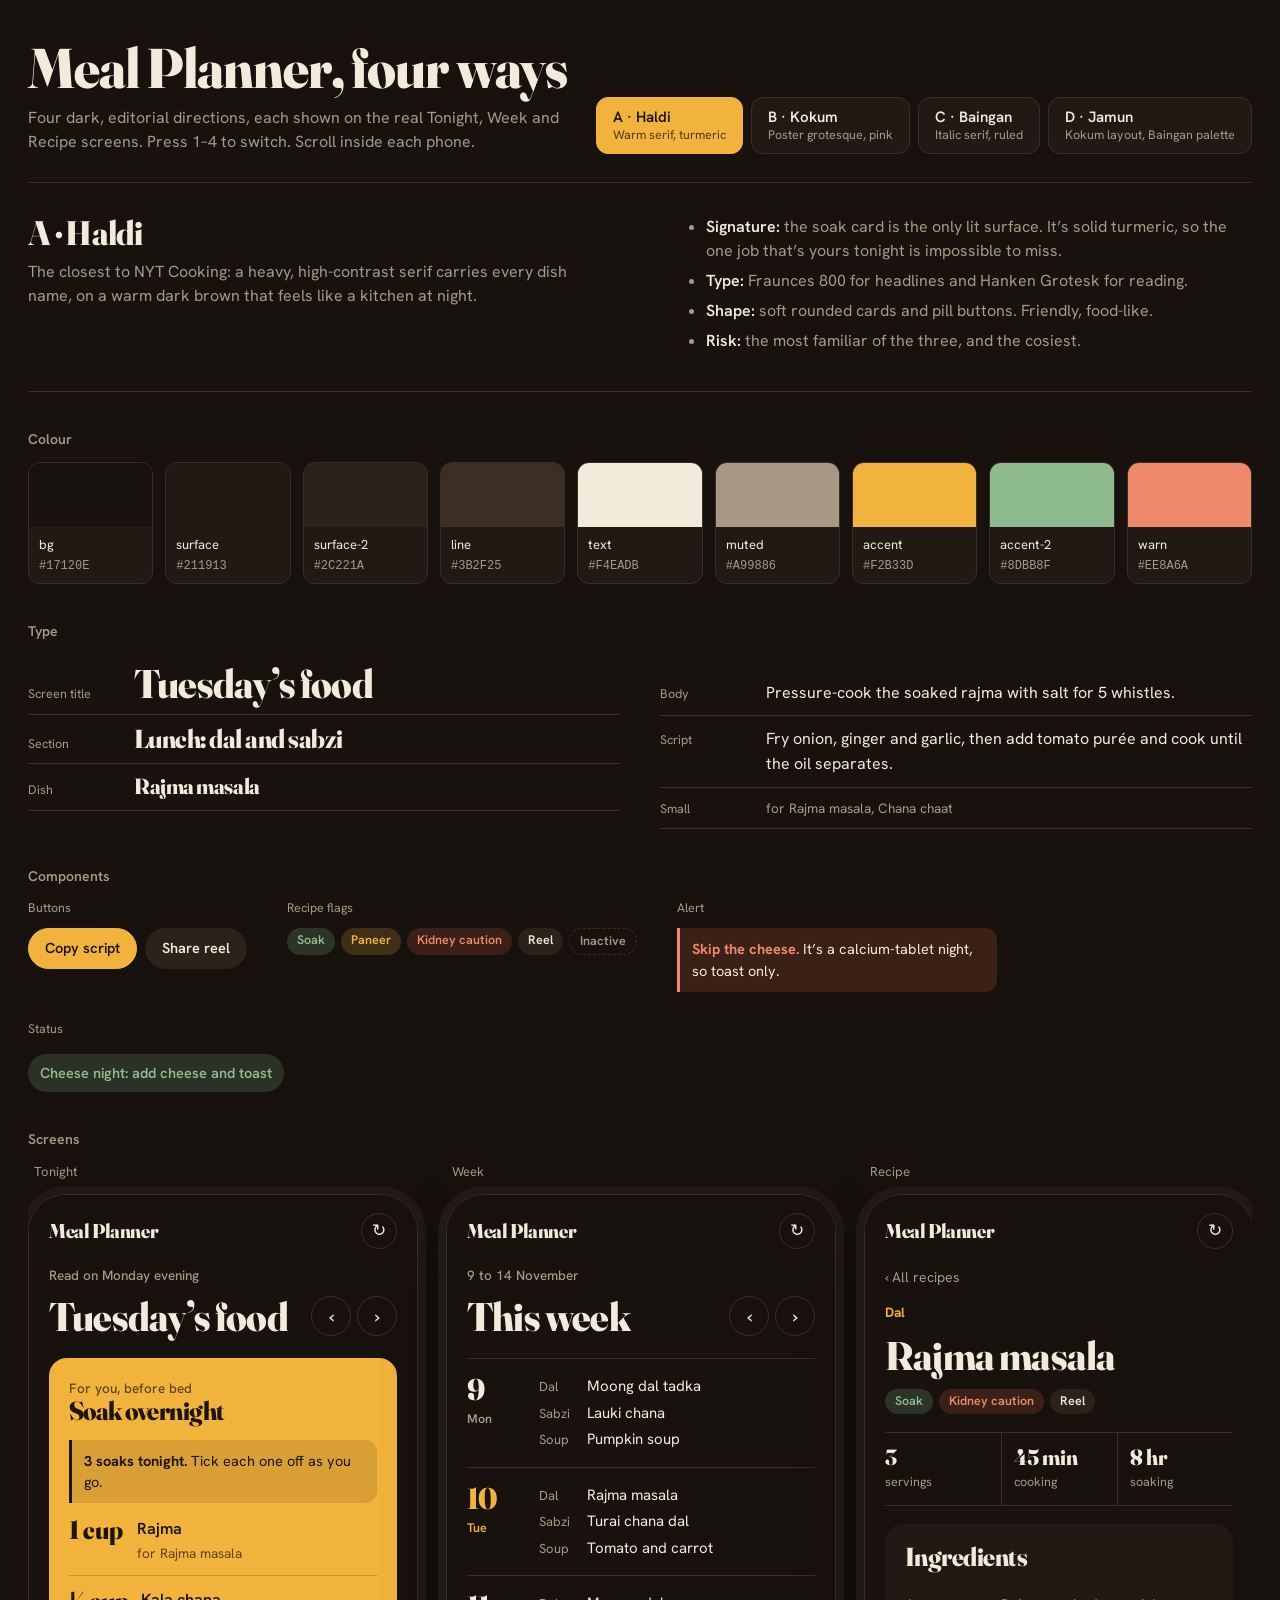
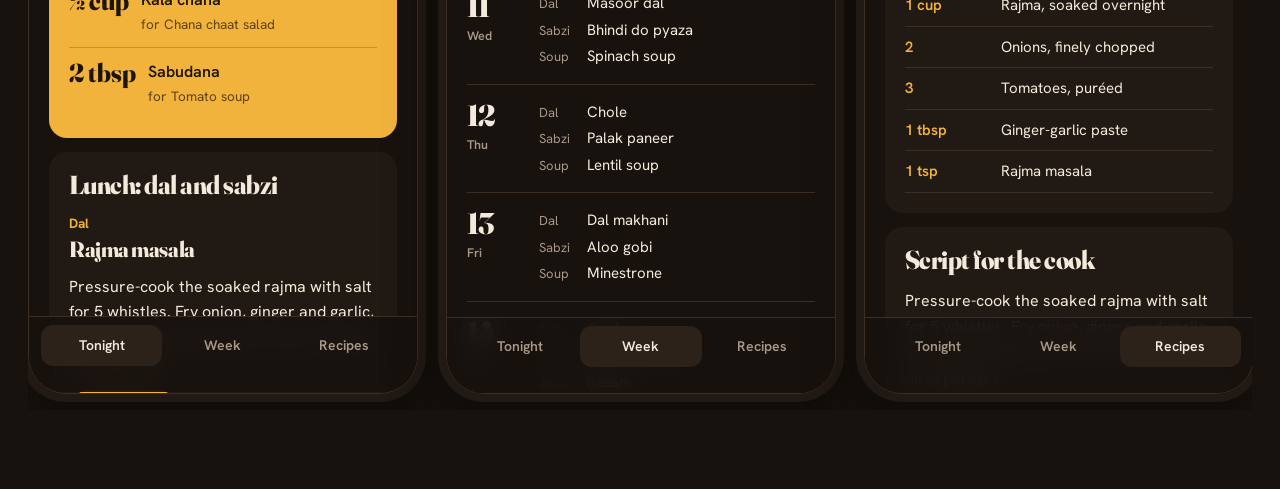
<file: design/design-system.html>
<!doctype html>
<html lang="en" data-theme="haldi">
<head>
<meta charset="utf-8">
<meta name="viewport" content="width=device-width, initial-scale=1">
<title>Meal Planner · design directions</title>
<link rel="preconnect" href="https://fonts.googleapis.com">
<link rel="preconnect" href="https://fonts.gstatic.com" crossorigin>
<link rel="stylesheet" href="https://fonts.googleapis.com/css2?family=Fraunces:opsz,wght@9..144,400..900&family=Hanken+Grotesk:wght@400;500;600;700&family=Bricolage+Grotesque:opsz,wdth,wght@12..96,75..100,300..800&family=Instrument+Serif:ital@0;1&family=Newsreader:ital,opsz,wght@0,6..72,400..700;1,6..72,400..700&family=IBM+Plex+Sans:wght@400;500;600&display=swap">
<style>
/* ===================================================================
   TOKENS — one block per direction. Everything below reads only these.
   =================================================================== */
:root {
  --space-1: 4px; --space-2: 8px; --space-3: 12px; --space-4: 16px;
  --space-5: 24px; --space-6: 32px; --space-7: 48px;
}

/* A — Haldi: warm, serif-led, recipe-notebook-meets-magazine */
[data-theme="haldi"] {
  --bg: #17120E; --surface: #211913; --surface-2: #2C221A; --line: #3B2F25;
  --text: #F4EADB; --muted: #A99886; --accent: #F2B33D; --accent-ink: #1C1406;
  --accent-2: #8DBB8F; --warn: #EE8A6A; --warn-bg: #3A2016;
  --font-display: "Fraunces", Georgia, serif; --display-weight: 800; --display-style: normal;
  --display-settings: "opsz" 144; --display-tracking: -0.02em;
  --font-body: "Hanken Grotesk", system-ui, sans-serif;
  --radius-lg: 18px; --radius-md: 12px; --radius-sm: 999px;
  --h1: 40px; --h2: 26px; --h3: 22px; --body: 16px; --small: 13.5px;
}

/* B — Kokum: poster grotesque, full-bleed bands, loud and graphic */
[data-theme="kokum"] {
  --bg: #0E1A16; --surface: #152520; --surface-2: #1D312A; --line: #2A433A;
  --text: #EEF2E8; --muted: #93A89D; --accent: #F7739F; --accent-ink: #2B0815;
  --accent-2: #E8D27C; --warn: #FFB65C; --warn-bg: #3A2A12;
  --font-display: "Bricolage Grotesque", system-ui, sans-serif; --display-weight: 800; --display-style: normal;
  --display-settings: "wdth" 75, "opsz" 96; --display-tracking: -0.035em;
  --font-body: "Bricolage Grotesque", system-ui, sans-serif;
  --radius-lg: 4px; --radius-md: 4px; --radius-sm: 4px;
  --h1: 60px; --h2: 30px; --h3: 22px; --body: 16px; --small: 13.5px;
  --band-ink: #1E1A08; --band-muted: #4A4220;
}

/* D — Jamun: Kokum's bands and scale, Baingan's palette, Newsreader for legibility */
[data-theme="jamun"] {
  --bg: #1F1E22; --surface: #27262B; --surface-2: #312F36; --line: #45424B;
  --text: #F2EFEA; --muted: #A29EA8; --accent: #B9A6FF; --accent-ink: #1B1433;
  --accent-2: #9FD8C3; --warn: #F2A65A; --warn-bg: #3A2C1C;
  --band-ink: #0F2A22; --band-muted: #2F5548;
  --font-display: "Newsreader", Georgia, serif; --display-weight: 650; --display-style: normal;
  --display-settings: "opsz" 72; --display-tracking: -0.025em;
  --font-body: "IBM Plex Sans", system-ui, sans-serif;
  --radius-lg: 4px; --radius-md: 4px; --radius-sm: 4px;
  --h1: 54px; --h2: 30px; --h3: 24px; --body: 16px; --small: 13.5px;
}
[data-theme="jamun"] h1.screen-title { line-height: .95; font-weight: 700; }
[data-theme="jamun"] .dish-title { font-weight: 600; }

/* C — Baingan: quiet graphite, italic serif headlines, ruled not boxed */
[data-theme="baingan"] {
  --bg: #1F1E22; --surface: #27262B; --surface-2: #312F36; --line: #45424B;
  --text: #F2EFEA; --muted: #A29EA8; --accent: #B9A6FF; --accent-ink: #1B1433;
  --accent-2: #9FD8C3; --warn: #F2A65A; --warn-bg: #3A2C1C;
  --font-display: "Instrument Serif", Georgia, serif; --display-weight: 400; --display-style: italic;
  --display-settings: normal; --display-tracking: -0.01em;
  --font-body: "IBM Plex Sans", system-ui, sans-serif;
  --radius-lg: 0px; --radius-md: 10px; --radius-sm: 8px;
  --h1: 46px; --h2: 32px; --h3: 25px; --body: 16px; --small: 13.5px;
}

/* ===================================================================
   PAGE CHROME (the board itself)
   =================================================================== */
* { box-sizing: border-box; }
html, body { margin: 0; }
body {
  background: var(--bg); color: var(--text);
  font: 400 var(--body)/1.5 var(--font-body);
  transition: background .3s, color .3s;
}
:focus-visible { outline: 2px solid var(--accent); outline-offset: 2px; }
@media (prefers-reduced-motion: reduce) { * { transition: none !important; } }

.board { max-width: 1320px; margin: 0 auto; padding: 40px 28px 80px; }
.board-head { display: grid; grid-template-columns: 1fr auto; gap: 24px; align-items: end; border-bottom: 1px solid var(--line); padding-bottom: 28px; }
.board-head h1 { margin: 0; font: var(--display-style) var(--display-weight) 56px/1 var(--font-display); font-variation-settings: var(--display-settings); letter-spacing: var(--display-tracking); }
.board-head p { margin: 10px 0 0; color: var(--muted); max-width: 60ch; }

.switch { display: flex; gap: 8px; flex-wrap: wrap; }
.switch button {
  font: 600 15px/1 var(--font-body); color: var(--text); background: var(--surface);
  border: 1px solid var(--line); padding: 12px 16px; border-radius: var(--radius-md); cursor: pointer;
  text-align: left;
}
.switch button small { display: block; font-weight: 400; color: var(--muted); margin-top: 4px; font-size: 12.5px; }
.switch button[aria-pressed="true"] { background: var(--accent); color: var(--accent-ink); border-color: var(--accent); }
.switch button[aria-pressed="true"] small { color: var(--accent-ink); opacity: .75; }

.rationale { display: grid; grid-template-columns: 1.1fr 1fr; gap: 40px; padding: 32px 0; border-bottom: 1px solid var(--line); }
.rationale h2 { margin: 0 0 8px; font: var(--display-style) var(--display-weight) 34px/1.1 var(--font-display); font-variation-settings: var(--display-settings); letter-spacing: var(--display-tracking); }
.rationale p { margin: 0 0 10px; color: var(--muted); max-width: 62ch; }
.rationale ul { margin: 0; padding-left: 18px; color: var(--muted); }
.rationale li { margin-bottom: 6px; }
.rationale li b { color: var(--text); font-weight: 600; }

.section-title { font: 600 14px/1 var(--font-body); color: var(--muted); margin: 40px 0 16px; }

.swatches { display: grid; grid-template-columns: repeat(auto-fill, minmax(118px, 1fr)); gap: 12px; }
.swatch { border: 1px solid var(--line); border-radius: var(--radius-md); overflow: hidden; background: var(--surface); }
.swatch i { display: block; height: 64px; }
.swatch div { padding: 8px 10px; font-size: 13px; }
.swatch code { color: var(--muted); font-size: 12px; }

.specimen { display: grid; grid-template-columns: 1fr 1fr; gap: 12px 40px; align-items: baseline; }
.spec-row { display: grid; grid-template-columns: 90px 1fr; gap: 16px; align-items: baseline; border-bottom: 1px solid var(--line); padding: 10px 0; }
.spec-row > span:first-child { color: var(--muted); font-size: 12.5px; }

.kit { display: flex; flex-wrap: wrap; gap: 28px 40px; align-items: flex-start; }
.kit > div { display: flex; flex-direction: column; gap: 10px; }
.kit-label { color: var(--muted); font-size: 12.5px; }

.screens { display: flex; gap: 28px; overflow-x: auto; padding-bottom: 16px; }
.screens > div { flex: 0 0 390px; }

/* ===================================================================
   PHONE + APP COMPONENTS  (this part becomes styles.css)
   =================================================================== */
.phone {
  width: 390px; height: 800px; overflow-y: auto; position: relative;
  background: var(--bg); border: 1px solid var(--line); border-radius: 38px;
  box-shadow: 0 0 0 8px var(--surface), 0 30px 60px rgba(0,0,0,.45);
  scrollbar-width: none;
}
.phone::-webkit-scrollbar { display: none; }
.phone-cap { color: var(--muted); font-size: 13px; margin: 0 0 12px 6px; }

.topbar { position: sticky; top: 0; z-index: 2; display: flex; justify-content: space-between; align-items: center; padding: 18px 20px 12px; background: var(--bg); }
.brand { font: var(--display-style) var(--display-weight) 20px/1 var(--font-display); font-variation-settings: var(--display-settings); letter-spacing: var(--display-tracking); color: var(--text); text-decoration: none; }
.icon-btn { width: 36px; height: 36px; border-radius: 50%; border: 1px solid var(--line); background: transparent; color: var(--text); font-size: 17px; }

.view { padding: 4px 20px 110px; }

h1.screen-title, .dish-title, .sec h2 {
  font-family: var(--font-display); font-weight: var(--display-weight); font-style: var(--display-style);
  font-variation-settings: var(--display-settings); letter-spacing: var(--display-tracking);
}
h1.screen-title { font-size: var(--h1); line-height: .98; margin: 14px 0 0; }
.kicker + h1.screen-title { margin-top: 12px; }
.kicker + h2 { margin-top: 8px; }
.sec h2 { font-size: var(--h2); line-height: 1.05; margin: 0 0 14px; }
.dish-title { font-size: var(--h3); line-height: 1.1; margin: 0; }
.dish-title a { color: inherit; text-decoration: none; }

.kicker { font-size: var(--small); color: var(--muted); font-weight: 500; }
.role { font-size: var(--small); font-weight: 700; color: var(--accent); margin-bottom: 4px; }
.muted { color: var(--muted); }
.small { font-size: var(--small); }

.day-nav { display: grid; grid-template-columns: 1fr auto; align-items: end; gap: 12px; margin-bottom: 22px; }
.day-arrows { display: flex; gap: 6px; }
.arrow { width: 40px; height: 40px; display: grid; place-items: center; border-radius: 50%; border: 1px solid var(--line); color: var(--text); text-decoration: none; font-size: 20px; }

.sec { margin-bottom: 14px; }
.dish + .dish { margin-top: 22px; padding-top: 22px; border-top: 1px solid var(--line); }

.script { margin-top: 12px; }
.script-text { margin: 0; font-size: 16px; line-height: 1.6; max-width: 60ch; }

.btn-row { display: flex; gap: 8px; flex-wrap: wrap; margin-top: 14px; }
.btn {
  font: 600 14.5px/1 var(--font-body); padding: 12px 16px; border-radius: var(--radius-sm);
  background: var(--accent); color: var(--accent-ink); border: 1px solid var(--accent); text-decoration: none; cursor: pointer;
}
.btn.ghost { background: transparent; color: var(--text); border-color: var(--line); }
.btn.quiet { background: var(--surface-2); color: var(--text); border-color: var(--surface-2); }

.chips { display: flex; gap: 6px; flex-wrap: wrap; }
.chip { font: 600 12.5px/1 var(--font-body); padding: 6px 10px; border-radius: var(--radius-sm); background: var(--surface-2); color: var(--text); }
.chip.soak { background: color-mix(in srgb, var(--accent-2) 20%, transparent); color: var(--accent-2); }
.chip.dairy { background: color-mix(in srgb, var(--accent) 18%, transparent); color: var(--accent); }
.chip.warn { background: var(--warn-bg); color: var(--warn); }
.chip.off { background: transparent; color: var(--muted); border: 1px dashed var(--line); }

.alert { border-left: 3px solid var(--warn); background: var(--warn-bg); color: var(--text); padding: 10px 12px; border-radius: 0 var(--radius-md) var(--radius-md) 0; font-size: 14.5px; margin: 0 0 14px; }
.alert b { color: var(--warn); }
.pill { display: inline-block; padding: 8px 12px; border-radius: var(--radius-sm); background: var(--surface-2); font-size: 14.5px; margin: 6px 0 0; }
.pill.yes { background: color-mix(in srgb, var(--accent-2) 18%, transparent); color: var(--accent-2); font-weight: 600; }

.soak-list { list-style: none; padding: 0; margin: 0; }
.soak-list li { display: grid; grid-template-columns: auto 1fr; gap: 2px 12px; padding: 12px 0; border-top: 1px solid var(--line); }
.soak-list li:first-child { border-top: 0; padding-top: 0; }
.soak-qty { font: var(--display-style) var(--display-weight) 26px/1 var(--font-display); font-variation-settings: var(--display-settings); color: var(--accent); grid-row: span 2; min-width: 56px; }
.soak-list .what { font-weight: 600; }

details { margin-top: 10px; }
summary { cursor: pointer; color: var(--muted); font-size: 14px; }
.line-item + .line-item { margin-top: 16px; padding-top: 16px; border-top: 1px solid var(--line); }

.tabbar {
  position: sticky; bottom: 0; display: grid; grid-template-columns: repeat(3, 1fr);
  background: color-mix(in srgb, var(--bg) 88%, transparent); backdrop-filter: blur(12px);
  border-top: 1px solid var(--line); padding: 8px 12px 26px; margin-top: -90px;
}
.tabbar a { text-align: center; padding: 10px 0; color: var(--muted); text-decoration: none; font-weight: 600; font-size: 14px; border-radius: var(--radius-md); }
.tabbar a.on { color: var(--text); background: var(--surface-2); }

/* Week */
.week-day { display: grid; grid-template-columns: 58px 1fr; gap: 14px; padding: 16px 0; border-top: 1px solid var(--line); }
.week-day .d { font: var(--display-style) var(--display-weight) 30px/1 var(--font-display); font-variation-settings: var(--display-settings); letter-spacing: var(--display-tracking); }
.week-day .dn { display: block; font: 600 12.5px/1 var(--font-body); color: var(--muted); margin-top: 6px; font-style: normal; }
.week-day .meals { display: grid; gap: 4px; font-size: 15px; }
.week-day .meals > div { display: grid; grid-template-columns: 48px 1fr; align-items: baseline; }
.week-day .meals span { color: var(--muted); font-size: 13px; }
.week-day.today .d { color: var(--accent); }
.week-day.today .dn { color: var(--accent); }

/* Recipe */
.back { color: var(--muted); text-decoration: none; font-size: 14px; display: inline-block; margin-bottom: 14px; }
.facts { display: grid; grid-template-columns: repeat(3, 1fr); border-top: 1px solid var(--line); border-bottom: 1px solid var(--line); margin: 18px 0; }
.facts div { padding: 12px 0; }
.facts div + div { border-left: 1px solid var(--line); padding-left: 12px; }
.facts b { display: block; font: var(--display-style) var(--display-weight) 22px/1.1 var(--font-display); font-variation-settings: var(--display-settings); }
.facts span { color: var(--muted); font-size: 12.5px; }
.ing { list-style: none; padding: 0; margin: 0; }
.ing li { display: grid; grid-template-columns: 84px 1fr; gap: 12px; padding: 9px 0; border-bottom: 1px solid var(--line); font-size: 15px; }
.ing li b { font-weight: 600; color: var(--accent); }
.search { width: 100%; padding: 13px 14px; border-radius: var(--radius-md); background: var(--surface); border: 1px solid var(--line); color: var(--text); font: inherit; margin-bottom: 16px; }

/* ---------- Direction-specific structure ---------- */

/* Haldi: sections are warm cards; the soak card is the one lit-up surface */
[data-theme="haldi"] .sec { background: var(--surface); border-radius: var(--radius-lg); padding: 20px; }
[data-theme="haldi"] .sec.for-you { background: var(--accent); color: var(--accent-ink); }
[data-theme="haldi"] .sec.for-you .kicker, [data-theme="haldi"] .sec.for-you .muted { color: color-mix(in srgb, var(--accent-ink) 70%, transparent); }
[data-theme="haldi"] .sec.for-you .soak-qty { color: var(--accent-ink); }
[data-theme="haldi"] .sec.for-you .soak-list li { border-color: color-mix(in srgb, var(--accent-ink) 20%, transparent); }
[data-theme="haldi"] .sec.for-you .alert { background: color-mix(in srgb, var(--accent-ink) 12%, transparent); border-color: var(--accent-ink); color: var(--accent-ink); }
[data-theme="haldi"] .sec.for-you .alert b { color: var(--accent-ink); }

/* Kokum: full-bleed bands, oversized condensed headlines, thick pink rule */
:is([data-theme="kokum"], [data-theme="jamun"]) .view { padding-left: 0; padding-right: 0; }
:is([data-theme="kokum"], [data-theme="jamun"]) .view > * { padding-left: 20px; padding-right: 20px; }
:is([data-theme="kokum"], [data-theme="jamun"]) .sec { padding-top: 22px; padding-bottom: 24px; margin: 0; border-top: 6px solid var(--accent); }
:is([data-theme="kokum"], [data-theme="jamun"]) .sec + .sec { border-top-width: 1px; border-top-color: var(--line); }
:is([data-theme="kokum"], [data-theme="jamun"]) .sec.for-you { background: var(--accent-2); color: var(--band-ink); border-top: 0; }
:is([data-theme="kokum"], [data-theme="jamun"]) .sec.for-you .kicker, :is([data-theme="kokum"], [data-theme="jamun"]) .sec.for-you .muted { color: var(--band-muted); }
:is([data-theme="kokum"], [data-theme="jamun"]) .sec.for-you .soak-qty { color: var(--band-ink); }
:is([data-theme="kokum"], [data-theme="jamun"]) .sec.for-you .soak-list li { border-color: var(--band-ink)33; }
:is([data-theme="kokum"], [data-theme="jamun"]) .sec.for-you .alert { background: color-mix(in srgb, var(--band-ink) 8%, transparent); color: var(--band-ink); border-color: var(--band-ink); }
:is([data-theme="kokum"], [data-theme="jamun"]) .sec.for-you .alert b { color: var(--band-ink); }
:is([data-theme="kokum"], [data-theme="jamun"]) .sec.for-you + .sec { border-top: 6px solid var(--accent); }
[data-theme="kokum"] .sec h2 { font-variation-settings: "wdth" 85, "opsz" 72; font-weight: 750; letter-spacing: -0.025em; }
[data-theme="kokum"] h1.screen-title { font-size: 64px; line-height: .88; }
[data-theme="kokum"] .dish-title { font-variation-settings: "wdth" 92, "opsz" 32; font-weight: 700; font-size: 24px; letter-spacing: -0.015em; }
:is([data-theme="kokum"], [data-theme="jamun"]) .role { color: var(--accent); }
:is([data-theme="kokum"], [data-theme="jamun"]) .btn { text-transform: none; letter-spacing: 0; }
:is([data-theme="kokum"], [data-theme="jamun"]) .week-day { padding-left: 20px; padding-right: 20px; }
:is([data-theme="kokum"], [data-theme="jamun"]) .week-day.today { background: var(--accent); color: var(--accent-ink); }
:is([data-theme="kokum"], [data-theme="jamun"]) .week-day.today .d, :is([data-theme="kokum"], [data-theme="jamun"]) .week-day.today .dn, :is([data-theme="kokum"], [data-theme="jamun"]) .week-day.today .meals span { color: var(--accent-ink); }

/* Baingan: no boxes; hairline-ruled sections and italic serif heads */
/* Baingan headline variants (toggle on the board) */
[data-theme="baingan"][data-head="upright"] { --display-style: normal; --h2: 34px; --h3: 27px; }
[data-theme="baingan"][data-head="news"],
[data-theme="baingan"][data-head="news-italic"] {
  --font-display: "Newsreader", Georgia, serif; --display-weight: 560; --display-style: normal;
  --display-settings: "opsz" 72; --display-tracking: -0.018em; --h1: 42px; --h2: 28px; --h3: 23px;
}
[data-theme="baingan"][data-head="news-italic"] { --display-style: italic; --display-weight: 520; }
.subswitch { display: flex; gap: 6px; flex-wrap: wrap; margin-top: 16px; }
.subswitch button { font: 500 13.5px/1 var(--font-body); color: var(--text); background: transparent; border: 1px solid var(--line); padding: 9px 12px; border-radius: var(--radius-sm); cursor: pointer; }
.subswitch button[aria-pressed="true"] { background: var(--surface-2); border-color: var(--accent); }

[data-theme="baingan"] .sec { padding: 22px 0 24px; margin: 0; border-top: 1px solid var(--line); }
[data-theme="baingan"] .sec.for-you { border-top: 0; background: var(--surface); margin: 0 -20px; padding: 22px 20px 24px; border-left: 3px solid var(--accent); }
[data-theme="baingan"] .soak-qty { font-style: italic; font-size: 30px; }
[data-theme="baingan"] .role { color: var(--accent); font-weight: 600; }
[data-theme="baingan"] h1.screen-title { line-height: 1; }
[data-theme="baingan"] .week-day.today { background: var(--surface); margin: 0 -20px; padding-left: 20px; padding-right: 20px; border-left: 3px solid var(--accent); }

@media (max-width: 760px) {
  .board-head, .rationale, .specimen { grid-template-columns: 1fr; }
  .board-head h1 { font-size: 40px; }
}
</style>
</head>
<body>
<div class="board">

  <header class="board-head">
    <div>
      <h1>Meal Planner, four ways</h1>
      <p>Four dark, editorial directions, each shown on the real Tonight, Week and Recipe screens. Press 1–4 to switch. Scroll inside each phone.</p>
    </div>
    <div class="switch" role="group" aria-label="Design direction">
      <button data-set="haldi">A · Haldi<small>Warm serif, turmeric</small></button>
      <button data-set="kokum">B · Kokum<small>Poster grotesque, pink</small></button>
      <button data-set="baingan">C · Baingan<small>Italic serif, ruled</small></button>
      <button data-set="jamun">D · Jamun<small>Kokum layout, Baingan palette</small></button>
    </div>
  </header>

  <section class="rationale" id="rationale"></section>

  <div class="section-title">Colour</div>
  <div class="swatches" id="swatches"></div>

  <div class="section-title">Type</div>
  <div class="specimen">
    <div>
      <div class="spec-row"><span>Screen title</span><span class="screen-title-spec" style="font-family:var(--font-display);font-weight:var(--display-weight);font-style:var(--display-style);font-variation-settings:var(--display-settings);letter-spacing:var(--display-tracking);font-size:var(--h1);line-height:1">Tuesday’s food</span></div>
      <div class="spec-row"><span>Section</span><span style="font-family:var(--font-display);font-weight:var(--display-weight);font-style:var(--display-style);font-variation-settings:var(--display-settings);letter-spacing:var(--display-tracking);font-size:var(--h2);line-height:1.1">Lunch: dal and sabzi</span></div>
      <div class="spec-row"><span>Dish</span><span style="font-family:var(--font-display);font-weight:var(--display-weight);font-style:var(--display-style);font-variation-settings:var(--display-settings);letter-spacing:var(--display-tracking);font-size:var(--h3);line-height:1.1">Rajma masala</span></div>
    </div>
    <div>
      <div class="spec-row"><span>Body</span><span>Pressure-cook the soaked rajma with salt for 5 whistles.</span></div>
      <div class="spec-row"><span>Script</span><span class="script-text">Fry onion, ginger and garlic, then add tomato purée and cook until the oil separates.</span></div>
      <div class="spec-row"><span>Small</span><span class="small muted">for Rajma masala, Chana chaat</span></div>
    </div>
  </div>

  <div class="section-title">Components</div>
  <div class="kit">
    <div><span class="kit-label">Buttons</span>
      <div class="btn-row" style="margin:0"><button class="btn">Copy script</button><button class="btn quiet">Share reel</button></div></div>
    <div><span class="kit-label">Recipe flags</span>
      <div class="chips"><span class="chip soak">Soak</span><span class="chip dairy">Paneer</span><span class="chip warn">Kidney caution</span><span class="chip">Reel</span><span class="chip off">Inactive</span></div></div>
    <div><span class="kit-label">Alert</span>
      <div class="alert" style="margin:0;max-width:320px"><b>Skip the cheese.</b> It’s a calcium-tablet night, so toast only.</div></div>
    <div><span class="kit-label">Status</span>
      <div><span class="pill yes">Cheese night: add cheese and toast</span></div></div>
  </div>

  <div class="section-title">Screens</div>
  <div class="screens">

    <!-- ============ TONIGHT ============ -->
    <div>
      <p class="phone-cap">Tonight</p>
      <div class="phone">
        <header class="topbar"><a class="brand" href="#">Meal Planner</a><button class="icon-btn" aria-label="Reload">↻</button></header>
        <main class="view">
          <div class="day-nav">
            <div>
              <div class="kicker">Read on Monday evening</div>
              <h1 class="screen-title">Tuesday’s food</h1>
            </div>
            <div class="day-arrows"><a class="arrow" href="#" aria-label="Previous day">‹</a><a class="arrow" href="#" aria-label="Next day">›</a></div>
          </div>

          <section class="sec for-you">
            <div class="kicker">For you, before bed</div>
            <h2>Soak overnight</h2>
            <div class="alert"><b>3 soaks tonight.</b> Tick each one off as you go.</div>
            <ul class="soak-list">
              <li><span class="soak-qty">1 cup</span><span class="what">Rajma</span><span class="small muted">for Rajma masala</span></li>
              <li><span class="soak-qty">½ cup</span><span class="what">Kala chana</span><span class="small muted">for Chana chaat salad</span></li>
              <li><span class="soak-qty">2 tbsp</span><span class="what">Sabudana</span><span class="small muted">for Tomato soup</span></li>
            </ul>
          </section>

          <section class="sec">
            <h2>Lunch: dal and sabzi</h2>
            <article class="dish">
              <div class="role">Dal</div>
              <h3 class="dish-title"><a href="#">Rajma masala</a></h3>
              <div class="script">
                <p class="script-text">Pressure-cook the soaked rajma with salt for 5 whistles. Fry onion, ginger and garlic, then add tomato purée and cook until the oil separates.</p>
                <div class="btn-row"><button class="btn">Copy script</button></div>
              </div>
              <div class="btn-row"><a class="btn quiet" href="#">Open reel</a><button class="btn quiet">Share reel</button></div>
            </article>
            <article class="dish">
              <div class="role">Sabzi</div>
              <h3 class="dish-title"><a href="#">Turai chana dal</a></h3>
              <div class="script">
                <p class="script-text">Peel and chop 400 g turai (about 3). Temper with cumin and hing.</p>
                <div class="btn-row"><button class="btn">Copy script</button></div>
              </div>
            </article>
          </section>

          <section class="sec">
            <h2>Soup voice note</h2>
            <h3 class="dish-title"><a href="#">Tomato and carrot soup</a></h3>
            <div class="script">
              <p class="script-text">Pressure-cook 4 tomatoes and 2 carrots for 2 whistles, then blend and strain.</p>
              <div class="btn-row"><button class="btn">Copy script</button></div>
            </div>
          </section>

          <section class="sec">
            <h2>Carb and salad</h2>
            <div class="line-item"><div class="role">Carb</div><h3 class="dish-title">Jeera rice</h3><details><summary>Show script</summary></details></div>
            <div class="line-item"><div class="role">Salad</div><h3 class="dish-title">Chana chaat</h3><details><summary>Show script</summary></details></div>
          </section>

          <section class="sec">
            <h2>Tuesday evening</h2>
            <p style="margin:0 0 6px"><b>Reheat the soup</b> on low for 4 minutes, stirring once.</p>
            <div class="alert" style="margin-top:14px"><b>Skip the cheese.</b> It’s a calcium-tablet night, so toast only.</div>
          </section>
        </main>
        <nav class="tabbar"><a class="on" href="#">Tonight</a><a href="#">Week</a><a href="#">Recipes</a></nav>
      </div>
    </div>

    <!-- ============ WEEK ============ -->
    <div>
      <p class="phone-cap">Week</p>
      <div class="phone">
        <header class="topbar"><a class="brand" href="#">Meal Planner</a><button class="icon-btn" aria-label="Reload">↻</button></header>
        <main class="view">
          <div class="day-nav">
            <div><div class="kicker">9 to 14 November</div><h1 class="screen-title">This week</h1></div>
            <div class="day-arrows"><a class="arrow" href="#" aria-label="Previous week">‹</a><a class="arrow" href="#" aria-label="Next week">›</a></div>
          </div>
          <div class="week">
            <div class="week-day"><div><span class="d">9</span><span class="dn">Mon</span></div><div class="meals"><div><span>Dal</span>Moong dal tadka</div><div><span>Sabzi</span>Lauki chana</div><div><span>Soup</span>Pumpkin soup</div></div></div>
            <div class="week-day today"><div><span class="d">10</span><span class="dn">Tue</span></div><div class="meals"><div><span>Dal</span>Rajma masala</div><div><span>Sabzi</span>Turai chana dal</div><div><span>Soup</span>Tomato and carrot</div></div></div>
            <div class="week-day"><div><span class="d">11</span><span class="dn">Wed</span></div><div class="meals"><div><span>Dal</span>Masoor dal</div><div><span>Sabzi</span>Bhindi do pyaza</div><div><span>Soup</span>Spinach soup</div></div></div>
            <div class="week-day"><div><span class="d">12</span><span class="dn">Thu</span></div><div class="meals"><div><span>Dal</span>Chole</div><div><span>Sabzi</span>Palak paneer</div><div><span>Soup</span>Lentil soup</div></div></div>
            <div class="week-day"><div><span class="d">13</span><span class="dn">Fri</span></div><div class="meals"><div><span>Dal</span>Dal makhani</div><div><span>Sabzi</span>Aloo gobi</div><div><span>Soup</span>Minestrone</div></div></div>
            <div class="week-day"><div><span class="d">14</span><span class="dn">Sat</span></div><div class="meals"><div><span>Dal</span>Sambar</div><div><span>Sabzi</span>Beans poriyal</div><div><span>Soup</span>Rasam</div></div></div>
          </div>
        </main>
        <nav class="tabbar"><a href="#">Tonight</a><a class="on" href="#">Week</a><a href="#">Recipes</a></nav>
      </div>
    </div>

    <!-- ============ RECIPE ============ -->
    <div>
      <p class="phone-cap">Recipe</p>
      <div class="phone">
        <header class="topbar"><a class="brand" href="#">Meal Planner</a><button class="icon-btn" aria-label="Reload">↻</button></header>
        <main class="view">
          <a class="back" href="#">‹ All recipes</a>
          <div class="role">Dal</div>
          <h1 class="screen-title">Rajma masala</h1>
          
          <div class="chips" style="margin-top:14px"><span class="chip soak">Soak</span><span class="chip warn">Kidney caution</span><span class="chip">Reel</span></div>
          <div class="facts"><div><b>3</b><span>servings</span></div><div><b>45 min</b><span>cooking</span></div><div><b>8 hr</b><span>soaking</span></div></div>

          <section class="sec">
            <h2>Ingredients</h2>
            <ul class="ing">
              <li><b>1 cup</b><span>Rajma, soaked overnight</span></li>
              <li><b>2</b><span>Onions, finely chopped</span></li>
              <li><b>3</b><span>Tomatoes, puréed</span></li>
              <li><b>1 tbsp</b><span>Ginger-garlic paste</span></li>
              <li><b>1 tsp</b><span>Rajma masala</span></li>
            </ul>
          </section>
          <section class="sec">
            <h2>Script for the cook</h2>
            <div class="script">
              <p class="script-text">Pressure-cook the soaked rajma with salt for 5 whistles. Fry onion, ginger and garlic, then add tomato purée and cook until the oil separates.</p>
              <div class="btn-row"><button class="btn">Copy script</button></div>
            </div>
          </section>
        </main>
        <nav class="tabbar"><a href="#">Tonight</a><a href="#">Week</a><a class="on" href="#">Recipes</a></nav>
      </div>
    </div>

  </div>
</div>

<script>
const INFO = {
  haldi: {
    title: 'A · Haldi',
    lede: 'The closest to NYT Cooking: a heavy, high-contrast serif carries every dish name, on a warm dark brown that feels like a kitchen at night.',
    points: [
      ['Signature', 'the soak card is the only lit surface. It’s solid turmeric, so the one job that’s yours tonight is impossible to miss.'],
      ['Type', 'Fraunces 800 for headlines and Hanken Grotesk for reading.'],
      ['Shape', 'soft rounded cards and pill buttons. Friendly, food-like.'],
      ['Risk', 'the most familiar of the three, and the cosiest.'],
    ],
  },
  kokum: {
    title: 'B · Kokum',
    lede: 'A food-magazine cover rather than a recipe card: condensed, very heavy grotesque headlines, full-bleed bands and a thick kokum-pink rule on a deep curry-leaf green.',
    points: [
      ['Signature', 'the giant condensed screen title, plus a mustard band for the soak list.'],
      ['Type', 'Bricolage Grotesque throughout, using its width axis: 75 for headlines, 100 for body.'],
      ['Shape', 'nearly square corners. Sections are bands, not cards.'],
      ['Risk', 'the loudest. It’s energetic, but could feel busy on long scripts.'],
    ],
  },
  jamun: {
    title: 'D · Jamun',
    lede: 'The mix: Kokum’s way of presenting information (full-width bands, a thick rule opening each screen, a solid soak band, the solid today row, oversized titles) in Baingan’s graphite and lavender, with Newsreader for headlines that stay readable.',
    points: [
      ['From Kokum', 'bands instead of cards, a 6px accent rule, a solid band for tonight’s soak list, the today row filled in, square corners.'],
      ['From Baingan', 'graphite base, lavender accent, mint for the soak band and IBM Plex Sans for reading.'],
      ['Type', 'Newsreader semibold, sturdy at every size; titles go up to 54px.'],
      ['Risk', 'serif headlines are less shouty than Kokum’s condensed grotesque; the bands do the work.'],
    ],
  },
  baingan: {
    title: 'C · Baingan',
    lede: 'Quiet and literary: italic serif headlines on graphite, with sections separated by hairlines instead of boxes. Aubergine lavender is the only colour.',
    points: [
      ['Signature', 'large italic Instrument Serif headlines. Elegant, with very little chrome around them.'],
      ['Type', 'Instrument Serif for display and IBM Plex Sans for reading.'],
      ['Shape', 'no cards. Rules and one inset lavender bar mark what matters.'],
      ['Risk', 'the calmest. Less punchy, and the italic headlines are lighter in weight.'],
    ],
  },
};
const TOKENS = ['--bg','--surface','--surface-2','--line','--text','--muted','--accent','--accent-2','--warn'];
const root = document.documentElement;

const HEADS = [['italic', 'Instrument italic (original)'], ['upright', 'Instrument upright'], ['news', 'Newsreader'], ['news-italic', 'Newsreader italic']];
function setHead(h) {
  root.dataset.head = h;
  history.replaceState(null, '', '#baingan/' + h);
  document.querySelectorAll('.subswitch button').forEach(b => b.setAttribute('aria-pressed', b.dataset.head === h));
}
function setTheme(name) {
  root.dataset.theme = name;
  history.replaceState(null, '', '#' + name);
  document.querySelectorAll('.switch button').forEach(b => b.setAttribute('aria-pressed', b.dataset.set === name));
  const i = INFO[name];
  document.getElementById('rationale').innerHTML =
    `<div><h2>${i.title}</h2><p>${i.lede}</p>${name === 'baingan' ? `<div class="subswitch" role="group" aria-label="Headline font">${HEADS.map(([k, l]) => `<button data-head="${k}">${l}</button>`).join('')}</div>` : ''}</div><ul>${i.points.map(([k, v]) => `<li><b>${k}:</b> ${v}</li>`).join('')}</ul>`;
  document.querySelectorAll('.subswitch button').forEach(b => b.addEventListener('click', () => setHead(b.dataset.head)));
  if (name === 'baingan') setHead(root.dataset.head || 'news');
  const cs = getComputedStyle(root);
  document.getElementById('swatches').innerHTML = TOKENS.map(t => {
    const v = cs.getPropertyValue(t).trim();
    return `<div class="swatch"><i style="background:${v}"></i><div>${t.slice(2)}<br><code>${v}</code></div></div>`;
  }).join('');
}
document.querySelectorAll('.switch button').forEach(b => b.addEventListener('click', () => setTheme(b.dataset.set)));
document.addEventListener('keydown', e => { const n = {1:'haldi',2:'kokum',3:'baingan',4:'jamun'}[e.key]; if (n) setTheme(n); });
document.querySelectorAll('a[href="#"]').forEach(a => a.addEventListener('click', e => e.preventDefault()));
const [t0, h0] = location.hash.slice(1).split('/');
if (h0) root.dataset.head = h0;
setTheme(INFO[t0] ? t0 : 'haldi');
</script>
</body>
</html>
</file>
